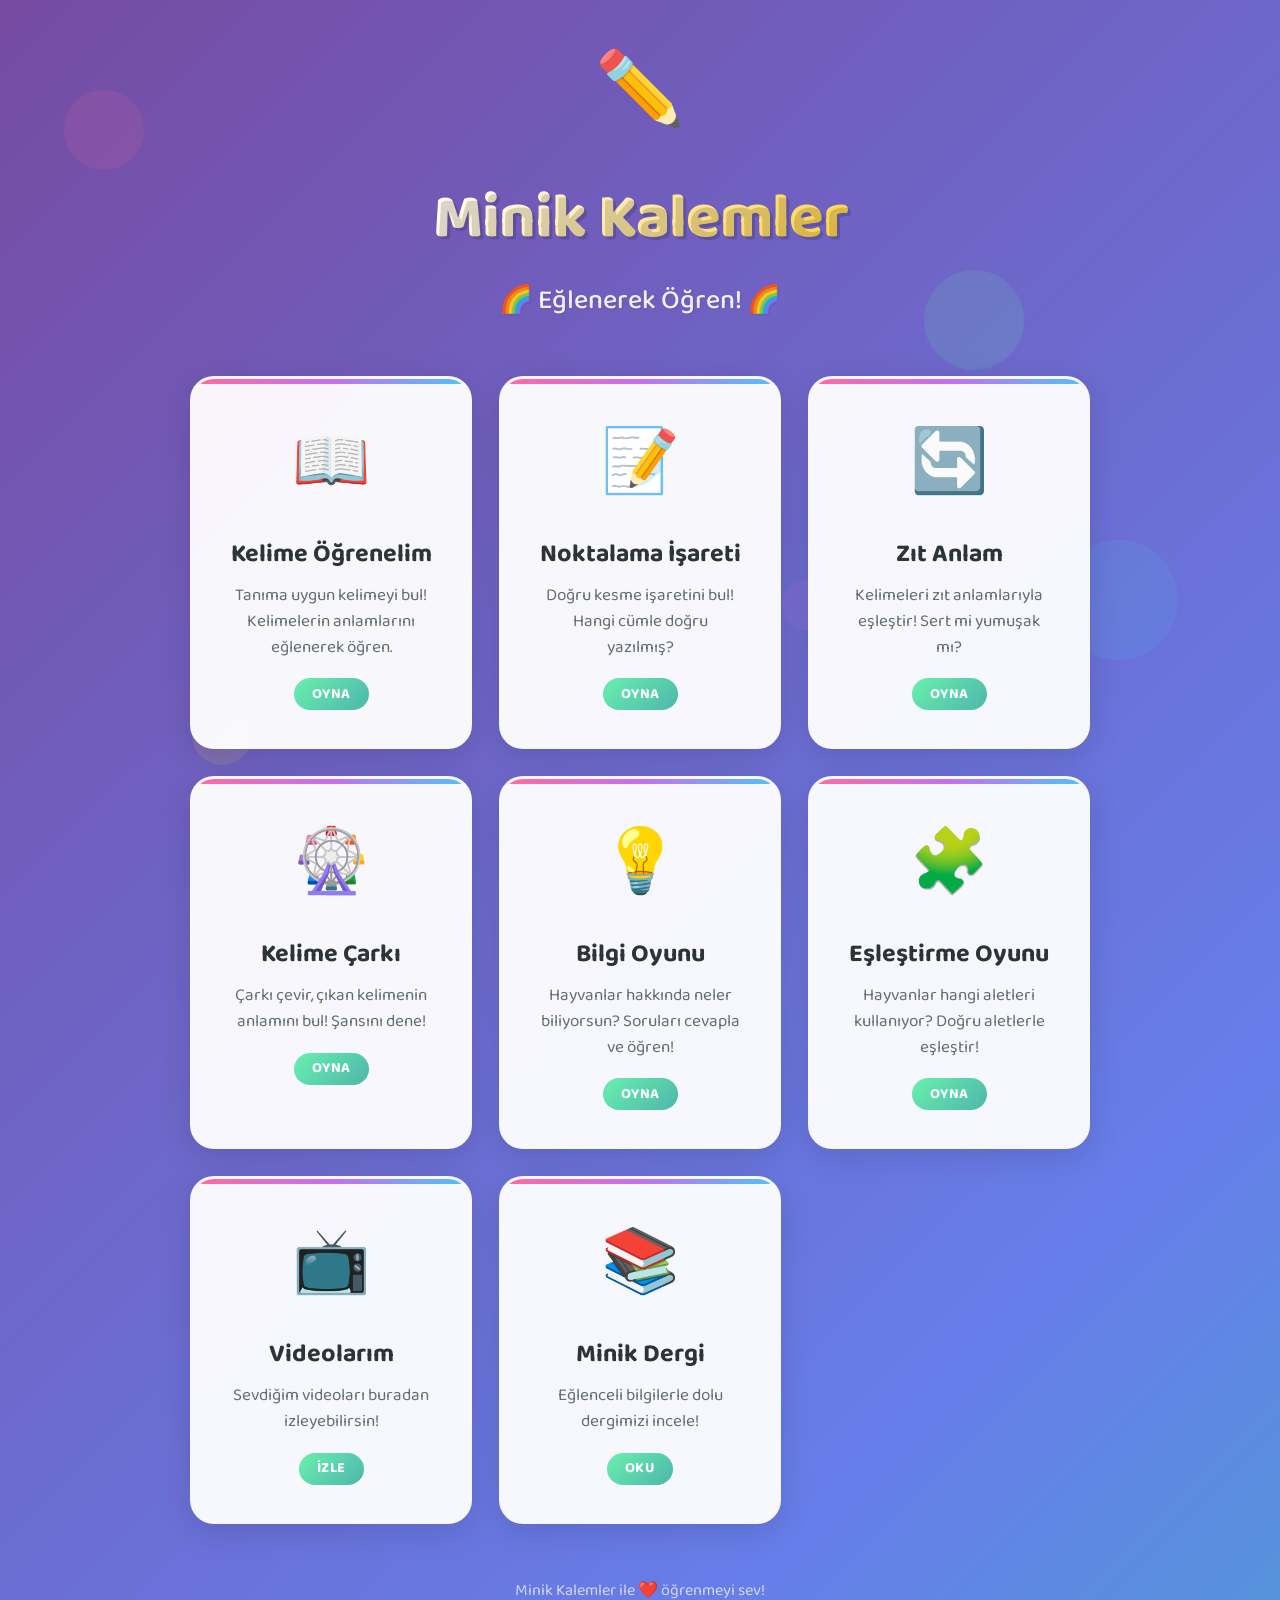
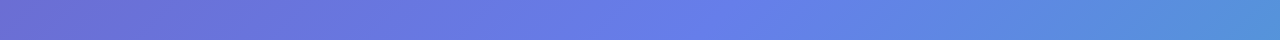
<file: index.html>
<!DOCTYPE html>
<html lang="tr">

<head>
  <meta charset="UTF-8">
  <meta name="viewport" content="width=device-width, initial-scale=1.0">
  <meta name="description"
    content="Minik Kalemler - İlkokul çocukları için eğlenceli ve eğitici oyunlar platformu. Eğlenerek öğren!">
  <title>Minik Kalemler - Eğlenerek Öğren!</title>
  <link rel="icon" type="image/x-icon" href="favicon.ico">
  <link rel="stylesheet" href="css/common.css">
  <link rel="stylesheet" href="css/home.css">
</head>

<body class="animated-bg">
  <div class="floating-shapes">
    <div class="shape"></div>
    <div class="shape"></div>
    <div class="shape"></div>
    <div class="shape"></div>
    <div class="shape"></div>
  </div>
  <main class="home-page">
    <section class="hero">
      <span class="hero-emoji">✏️</span>
      <h1 class="hero-title">Minik Kalemler</h1>
      <p class="hero-subtitle">🌈 Eğlenerek Öğren! 🌈</p>
    </section>
    <section class="games-grid" id="games-grid">
      <a href="kelime-ogretimi.html" class="game-card" id="game-kelime-ogretimi">
        <span class="game-card-emoji">📖</span>
        <h2 class="game-card-title">Kelime Öğrenelim</h2>
        <p class="game-card-desc">Tanıma uygun kelimeyi bul! Kelimelerin anlamlarını eğlenerek öğren.</p>
        <span class="game-card-badge badge-active">Oyna</span>
      </a>
      <a href="noktalama-isareti.html" class="game-card" id="game-noktalama-isareti">
        <span class="game-card-emoji">📝</span>
        <h2 class="game-card-title">Noktalama İşareti</h2>
        <p class="game-card-desc">Doğru kesme işaretini bul! Hangi cümle doğru yazılmış?</p>
        <span class="game-card-badge badge-active">Oyna</span>
      </a>
      <a href="zit-anlam.html" class="game-card" id="game-zit-anlam">
        <span class="game-card-emoji">🔄</span>
        <h2 class="game-card-title">Zıt Anlam</h2>
        <p class="game-card-desc">Kelimeleri zıt anlamlarıyla eşleştir! Sert mi yumuşak mı?</p>
        <span class="game-card-badge badge-active">Oyna</span>
      </a>
      <a href="cark.html" class="game-card" id="game-cark">
        <span class="game-card-emoji">🎡</span>
        <h2 class="game-card-title">Kelime Çarkı</h2>
        <p class="game-card-desc">Çarkı çevir, çıkan kelimenin anlamını bul! Şansını dene!</p>
        <span class="game-card-badge badge-active">Oyna</span>
      </a>
      <a href="bilgi-oyunu.html" class="game-card" id="game-bilgi-oyunu">
        <span class="game-card-emoji">💡</span>
        <h2 class="game-card-title">Bilgi Oyunu</h2>
        <p class="game-card-desc">Hayvanlar hakkında neler biliyorsun? Soruları cevapla ve öğren!</p>
        <span class="game-card-badge badge-active">Oyna</span>
      </a>
      <a href="eslestirme-oyunu.html" class="game-card" id="game-eslestirme">
        <span class="game-card-emoji">🧩</span>
        <h2 class="game-card-title">Eşleştirme Oyunu</h2>
        <p class="game-card-desc">Hayvanlar hangi aletleri kullanıyor? Doğru aletlerle eşleştir!</p>
        <span class="game-card-badge badge-active">Oyna</span>
      </a>
      <a href="videolar.html" class="game-card" id="game-videolar">
        <span class="game-card-emoji">📺</span>
        <h2 class="game-card-title">Videolarım</h2>
        <p class="game-card-desc">Sevdiğim videoları buradan izleyebilirsin!</p>
        <span class="game-card-badge badge-active">İzle</span>
      </a>
      <a href="dergi.html" class="game-card" id="game-dergi">
        <span class="game-card-emoji">📚</span>
        <h2 class="game-card-title">Minik Dergi</h2>
        <p class="game-card-desc">Eğlenceli bilgilerle dolu dergimizi incele!</p>
        <span class="game-card-badge badge-active">Oku</span>
      </a>
    </section>
    <footer class="home-footer">
      <p>Minik Kalemler ile <span>❤️</span> öğrenmeyi sev!</p>
    </footer>
  </main>
</body>

</html>
</file>
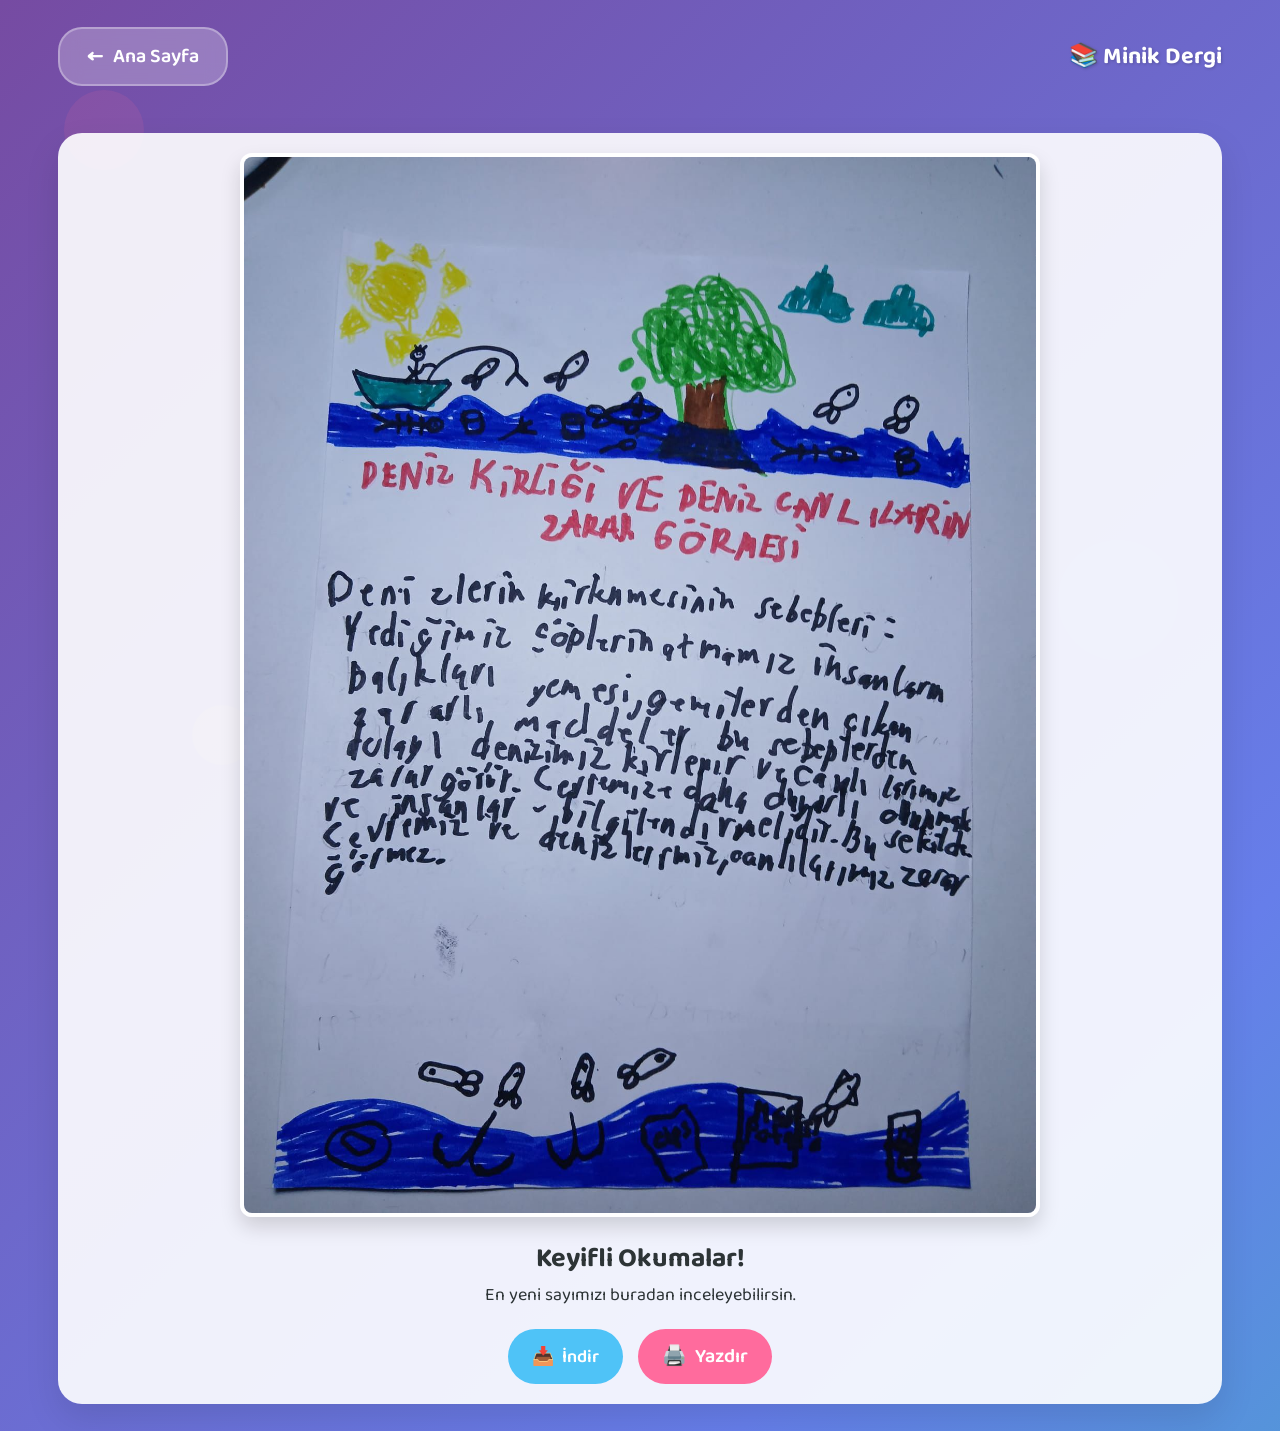
<file: dergi.html>
<!DOCTYPE html>
<html lang="tr">

<head>
  <meta charset="UTF-8">
  <meta name="viewport" content="width=device-width, initial-scale=1.0">
  <title>Minik Dergi - Minik Kalemler</title>
  <link rel="icon" type="image/x-icon" href="favicon.ico">
  <link rel="stylesheet" href="css/common.css">
  <link rel="stylesheet" href="css/game.css">
  <link rel="stylesheet" href="css/modules.css">
  <style>
    .magazine-container {
      display: flex;
      flex-direction: column;
      align-items: center;
      gap: 20px;
      padding: 20px;
      background: rgba(255, 255, 255, 0.9);
      border-radius: 24px;
      box-shadow: 0 15px 35px rgba(0, 0, 0, 0.1);
      margin-top: 20px;
    }

    .magazine-viewer {
      width: 100%;
      max-width: 800px;
      border-radius: 12px;
      overflow: hidden;
      box-shadow: 0 10px 20px rgba(0, 0, 0, 0.15);
      border: 4px solid #fff;
    }

    .magazine-image {
      width: 100%;
      height: auto;
      display: block;
      transition: transform 0.3s ease;
    }

    .magazine-image:hover {
      transform: scale(1.02);
    }

    .magazine-controls {
      display: flex;
      gap: 15px;
    }

    .btn-action {
      padding: 12px 24px;
      border-radius: 30px;
      font-weight: 600;
      cursor: pointer;
      border: none;
      transition: all 0.2s;
      background: var(--primary-color, #4FC3F7);
      color: white;
      text-decoration: none;
      display: flex;
      align-items: center;
      gap: 8px;
    }

    .btn-action:hover {
      transform: translateY(-2px);
      box-shadow: 0 5px 15px rgba(0, 0, 0, 0.1);
      opacity: 0.9;
    }
  </style>
</head>

<body class="animated-bg">
  <div class="floating-shapes">
    <div class="shape"></div>
    <div class="shape"></div>
    <div class="shape"></div>
    <div class="shape"></div>
    <div class="shape"></div>
  </div>

  <main class="container game-page">
    <div class="game-topbar">
      <a href="index.html" class="btn-back"><span class="arrow">←</span> Ana Sayfa</a>
      <h1 class="game-title">📚 Minik Dergi</h1>
    </div>

    <div class="magazine-container">
      <div class="magazine-viewer">
        <img src="assets/dergi.jpg" alt="Minik Dergi" class="magazine-image">
      </div>
      
      <div class="magazine-info" style="text-align: center;">
        <h2>Keyifli Okumalar!</h2>
        <p>En yeni sayımızı buradan inceleyebilirsin.</p>
      </div>

      <div class="magazine-controls">
        <a href="assets/dergi.jpg" download class="btn-action">
          <span>📥</span> İndir
        </a>
        <button onclick="window.print()" class="btn-action" style="background: #FF6B9D;">
          <span>🖨️</span> Yazdır
        </button>
      </div>
    </div>
  </main>

  <script>
    // Add some simple interaction if needed
    console.log("Magazine page loaded");
  </script>
</body>

</html>
</file>
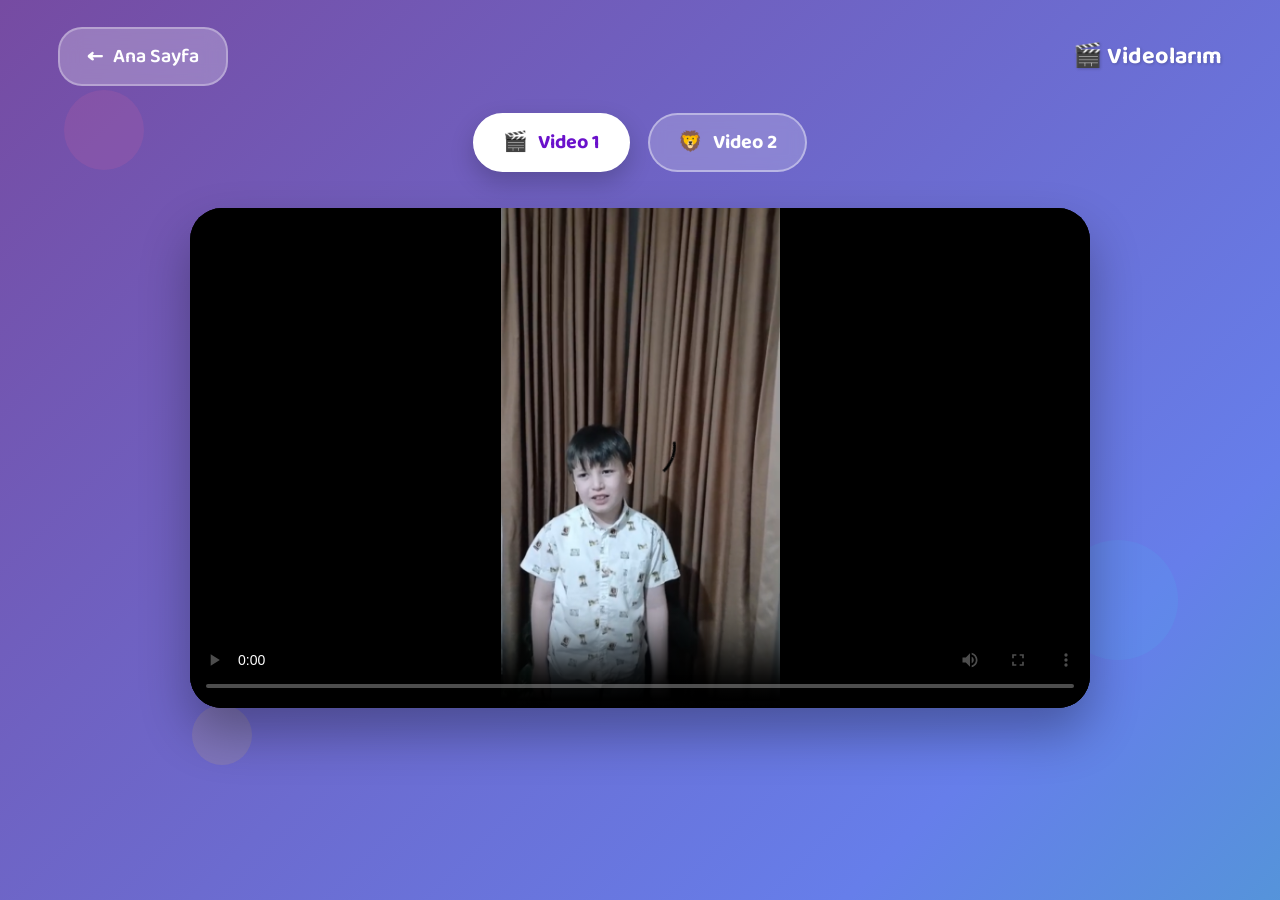
<file: videolar.html>
<!DOCTYPE html>
<html lang="tr">

<head>
  <meta charset="UTF-8">
  <meta name="viewport" content="width=device-width, initial-scale=1.0">
  <title>Videolarım - Minik Kalemler</title>
  <link rel="icon" type="image/x-icon" href="favicon.ico">
  <link rel="stylesheet" href="css/common.css">
  <link rel="stylesheet" href="css/game.css">
  <link rel="stylesheet" href="css/modules.css">
</head>

<body class="animated-bg">
  <div class="floating-shapes">
    <div class="shape"></div>
    <div class="shape"></div>
    <div class="shape"></div>
    <div class="shape"></div>
    <div class="shape"></div>
  </div>

  <main class="container game-page">
    <div class="game-topbar">
      <a href="index.html" class="btn-back"><span class="arrow">←</span> Ana Sayfa</a>
      <h1 class="game-title">🎬 Videolarım</h1>
    </div>

    <div class="tabs-container" id="tabs-container">
      <!-- Tabs will be injected here -->
    </div>

    <div class="video-player-container" id="video-area">
      <!-- Video content will be injected here -->
    </div>
  </main>

  <script src="js/videos.js"></script>
</body>

</html>
</file>
<file: css/common.css>
/* ============================================
   Minik Kalemler - Common Styles
   Shared across all pages
   ============================================ */

@import url('https://fonts.googleapis.com/css2?family=Baloo+2:wght@400;500;600;700;800&display=swap');

/* --- CSS Custom Properties --- */
:root {
  /* Primary palette - vibrant, child-friendly */
  --color-pink: #FF6B9D;
  --color-purple: #C471ED;
  --color-blue: #4FC3F7;
  --color-green: #69F0AE;
  --color-yellow: #FFD54F;
  --color-orange: #FFB74D;
  --color-red: #FF5252;
  --color-teal: #4DB6AC;

  /* Pastel variants */
  --pastel-pink: #FFD6E7;
  --pastel-purple: #E8D5F5;
  --pastel-blue: #D4F0FF;
  --pastel-green: #D5FFE8;
  --pastel-yellow: #FFF8D4;
  --pastel-orange: #FFE8CC;

  /* UI colors */
  --bg-gradient-start: #667eea;
  --bg-gradient-end: #764ba2;
  --card-bg: rgba(255, 255, 255, 0.95);
  --card-shadow: 0 8px 32px rgba(0, 0, 0, 0.12);
  --text-primary: #2D3436;
  --text-secondary: #636E72;
  --text-light: #ffffff;

  /* Correct/Wrong colors */
  --correct-bg: #4CAF50;
  --correct-glow: rgba(76, 175, 80, 0.4);
  --wrong-bg: #FF5252;
  --wrong-glow: rgba(255, 82, 82, 0.4);

  /* Spacing */
  --spacing-xs: 0.25rem;
  --spacing-sm: 0.5rem;
  --spacing-md: 1rem;
  --spacing-lg: 1.5rem;
  --spacing-xl: 2rem;
  --spacing-2xl: 3rem;

  /* Border radius */
  --radius-sm: 8px;
  --radius-md: 16px;
  --radius-lg: 24px;
  --radius-xl: 32px;
  --radius-full: 50%;

  /* Transitions */
  --transition-fast: 0.2s ease;
  --transition-normal: 0.3s ease;
  --transition-slow: 0.5s ease;
}

/* --- Reset & Base --- */
*,
*::before,
*::after {
  margin: 0;
  padding: 0;
  box-sizing: border-box;
}

html {
  font-size: 18px;
  scroll-behavior: smooth;
}

body {
  font-family: 'Baloo 2', cursive, sans-serif;
  color: var(--text-primary);
  min-height: 100vh;
  overflow-x: hidden;
  -webkit-font-smoothing: antialiased;
  -moz-osx-font-smoothing: grayscale;
  line-height: 1.6;
}

a {
  text-decoration: none;
  color: inherit;
}

button {
  font-family: 'Baloo 2', cursive, sans-serif;
  cursor: pointer;
  border: none;
  outline: none;
  font-size: 1.1rem;
}

img {
  max-width: 100%;
  height: auto;
}

/* --- Utility Classes --- */
.container {
  width: 100%;
  max-width: 1200px;
  margin: 0 auto;
  padding: 0 var(--spacing-md);
}

.text-center {
  text-align: center;
}

/* --- Animated Background --- */
.animated-bg {
  background: linear-gradient(-45deg, #ee7752, #e73c7e, #23a6d5, #23d5ab, #667eea, #764ba2);
  background-size: 400% 400%;
  animation: gradientShift 15s ease infinite;
}

@keyframes gradientShift {
  0% { background-position: 0% 50%; }
  50% { background-position: 100% 50%; }
  100% { background-position: 0% 50%; }
}

/* --- Floating decorative shapes --- */
.floating-shapes {
  position: fixed;
  top: 0;
  left: 0;
  width: 100%;
  height: 100%;
  pointer-events: none;
  z-index: 0;
  overflow: hidden;
}

.floating-shapes .shape {
  position: absolute;
  border-radius: var(--radius-full);
  opacity: 0.12;
  animation: float 20s infinite ease-in-out;
}

.floating-shapes .shape:nth-child(1) {
  width: 80px;
  height: 80px;
  background: var(--color-pink);
  top: 10%;
  left: 5%;
  animation-delay: 0s;
  animation-duration: 18s;
}

.floating-shapes .shape:nth-child(2) {
  width: 120px;
  height: 120px;
  background: var(--color-blue);
  top: 60%;
  right: 8%;
  animation-delay: -3s;
  animation-duration: 22s;
}

.floating-shapes .shape:nth-child(3) {
  width: 60px;
  height: 60px;
  background: var(--color-yellow);
  bottom: 15%;
  left: 15%;
  animation-delay: -6s;
  animation-duration: 16s;
}

.floating-shapes .shape:nth-child(4) {
  width: 100px;
  height: 100px;
  background: var(--color-green);
  top: 30%;
  right: 20%;
  animation-delay: -9s;
  animation-duration: 25s;
}

.floating-shapes .shape:nth-child(5) {
  width: 50px;
  height: 50px;
  background: var(--color-purple);
  bottom: 30%;
  right: 35%;
  animation-delay: -12s;
  animation-duration: 20s;
}

@keyframes float {
  0%, 100% { transform: translate(0, 0) rotate(0deg) scale(1); }
  25% { transform: translate(30px, -40px) rotate(90deg) scale(1.1); }
  50% { transform: translate(-20px, 20px) rotate(180deg) scale(0.9); }
  75% { transform: translate(15px, 35px) rotate(270deg) scale(1.05); }
}

/* --- Back to Home Button --- */
.btn-back {
  display: inline-flex;
  align-items: center;
  gap: var(--spacing-sm);
  padding: var(--spacing-sm) var(--spacing-lg);
  background: rgba(255, 255, 255, 0.25);
  backdrop-filter: blur(10px);
  border-radius: var(--radius-lg);
  color: var(--text-light);
  font-size: 1.1rem;
  font-weight: 600;
  transition: var(--transition-normal);
  border: 2px solid rgba(255, 255, 255, 0.3);
}

.btn-back:hover {
  background: rgba(255, 255, 255, 0.4);
  transform: translateX(-4px);
}

.btn-back .arrow {
  font-size: 1.3rem;
  transition: var(--transition-fast);
}

.btn-back:hover .arrow {
  transform: translateX(-4px);
}

/* --- Responsive --- */
@media (max-width: 600px) {
  html {
    font-size: 16px;
  }
  
  .container {
    padding: 0 var(--spacing-sm);
  }
}
</file>
<file: css/home.css>
/* ============================================
   Minik Kalemler - Homepage Styles
   ============================================ */

.home-page {
  min-height: 100vh;
  display: flex;
  flex-direction: column;
  align-items: center;
  justify-content: center;
  padding: var(--spacing-xl) var(--spacing-md);
  position: relative;
}

/* --- Hero Section --- */
.hero {
  text-align: center;
  margin-bottom: var(--spacing-2xl);
  position: relative;
  z-index: 1;
}

.hero-emoji {
  font-size: 4rem;
  display: block;
  margin-bottom: var(--spacing-md);
  animation: bounce 2s ease infinite;
}

@keyframes bounce {
  0%, 100% { transform: translateY(0); }
  50% { transform: translateY(-12px); }
}

.hero-title {
  font-size: 3.5rem;
  font-weight: 800;
  color: var(--text-light);
  text-shadow: 3px 3px 0px rgba(0,0,0,0.15);
  margin-bottom: var(--spacing-sm);
  letter-spacing: -1px;
  background: linear-gradient(135deg, #fff 0%, #FFD54F 50%, #fff 100%);
  background-size: 200% auto;
  -webkit-background-clip: text;
  -webkit-text-fill-color: transparent;
  background-clip: text;
  animation: shimmer 3s ease-in-out infinite;
}

@keyframes shimmer {
  0%, 100% { background-position: 0% center; }
  50% { background-position: 200% center; }
}

.hero-subtitle {
  font-size: 1.5rem;
  font-weight: 500;
  color: rgba(255,255,255,0.9);
  text-shadow: 1px 1px 2px rgba(0,0,0,0.1);
}

/* --- Games Grid --- */
.games-grid {
  display: grid;
  grid-template-columns: repeat(auto-fill, minmax(260px, 1fr));
  gap: var(--spacing-lg);
  width: 100%;
  max-width: 900px;
  position: relative;
  z-index: 1;
}

/* --- Game Card --- */
.game-card {
  background: var(--card-bg);
  border-radius: var(--radius-lg);
  padding: var(--spacing-xl);
  text-align: center;
  box-shadow: var(--card-shadow);
  transition: var(--transition-normal);
  position: relative;
  overflow: hidden;
  cursor: pointer;
  border: 3px solid transparent;
}

.game-card::before {
  content: '';
  position: absolute;
  top: 0; left: 0; right: 0;
  height: 5px;
  background: linear-gradient(90deg, var(--color-pink), var(--color-purple), var(--color-blue));
}

.game-card:hover {
  transform: translateY(-8px) scale(1.02);
  box-shadow: 0 16px 48px rgba(0,0,0,0.18);
  border-color: var(--color-purple);
}

.game-card-emoji {
  font-size: 3.5rem;
  display: block;
  margin-bottom: var(--spacing-md);
  transition: var(--transition-normal);
}

.game-card:hover .game-card-emoji {
  transform: scale(1.15) rotate(-5deg);
}

.game-card-title {
  font-size: 1.4rem;
  font-weight: 700;
  color: var(--text-primary);
  margin-bottom: var(--spacing-sm);
}

.game-card-desc {
  font-size: 0.95rem;
  color: var(--text-secondary);
  line-height: 1.5;
  margin-bottom: var(--spacing-md);
}

.game-card-badge {
  display: inline-block;
  padding: var(--spacing-xs) var(--spacing-md);
  border-radius: var(--radius-lg);
  font-size: 0.8rem;
  font-weight: 700;
  text-transform: uppercase;
  letter-spacing: 0.5px;
}

.badge-active {
  background: linear-gradient(135deg, var(--color-green), var(--color-teal));
  color: white;
}

.badge-soon {
  background: linear-gradient(135deg, var(--pastel-purple), var(--pastel-pink));
  color: var(--color-purple);
}

.game-card.coming-soon {
  opacity: 0.65;
  cursor: default;
}

.game-card.coming-soon:hover {
  transform: translateY(-4px) scale(1.01);
  border-color: transparent;
  box-shadow: var(--card-shadow);
}

/* --- Footer --- */
.home-footer {
  margin-top: var(--spacing-2xl);
  text-align: center;
  color: rgba(255,255,255,0.7);
  font-size: 0.9rem;
  position: relative;
  z-index: 1;
}

.home-footer span { color: var(--color-pink); }

/* --- Responsive --- */
@media (max-width: 600px) {
  .hero-title { font-size: 2.5rem; }
  .hero-subtitle { font-size: 1.15rem; }
  .hero-emoji { font-size: 3rem; }
  .games-grid { grid-template-columns: 1fr; }
  .game-card { padding: var(--spacing-lg); }
}
</file>
<file: css/game.css>
/* ============================================
   Minik Kalemler - Game Page Styles
   ============================================ */

.game-page {
  min-height: 100vh;
  display: flex;
  flex-direction: column;
  padding: var(--spacing-lg) var(--spacing-md);
  position: relative;
}

/* --- Top Bar --- */
.game-topbar {
  display: flex;
  align-items: center;
  justify-content: space-between;
  margin-bottom: var(--spacing-lg);
  position: relative;
  z-index: 2;
}

.game-title {
  font-size: 1.3rem;
  font-weight: 700;
  color: var(--text-light);
  text-shadow: 1px 1px 3px rgba(0,0,0,0.2);
}

/* --- Progress Section --- */
.progress-section {
  position: relative;
  z-index: 2;
  margin-bottom: var(--spacing-xl);
}

.progress-info {
  display: flex;
  justify-content: space-between;
  align-items: center;
  margin-bottom: var(--spacing-sm);
}

.progress-label {
  font-size: 1rem;
  font-weight: 600;
  color: var(--text-light);
}

.progress-stars {
  display: flex;
  gap: 4px;
  font-size: 1.2rem;
}

.progress-stars .star {
  opacity: 0.3;
  transition: var(--transition-normal);
  filter: grayscale(1);
}

.progress-stars .star.earned {
  opacity: 1;
  filter: grayscale(0);
  animation: starPop 0.4s ease;
}

@keyframes starPop {
  0% { transform: scale(0); }
  50% { transform: scale(1.4); }
  100% { transform: scale(1); }
}

.progress-track {
  width: 100%;
  height: 20px;
  background: rgba(255,255,255,0.25);
  border-radius: var(--radius-lg);
  overflow: hidden;
  backdrop-filter: blur(5px);
  border: 2px solid rgba(255,255,255,0.3);
}

.progress-fill {
  height: 100%;
  width: 0%;
  border-radius: var(--radius-lg);
  background: linear-gradient(90deg, var(--color-green), var(--color-teal), var(--color-blue));
  transition: width 0.6s cubic-bezier(0.34, 1.56, 0.64, 1);
  position: relative;
  overflow: hidden;
}

.progress-fill::after {
  content: '';
  position: absolute;
  top: 0; left: -100%; right: 0; bottom: 0;
  background: linear-gradient(90deg, transparent, rgba(255,255,255,0.3), transparent);
  animation: progressShine 2s ease-in-out infinite;
}

@keyframes progressShine {
  0% { left: -100%; }
  100% { left: 200%; }
}

/* --- Question Card --- */
.question-area {
  flex: 1;
  display: flex;
  flex-direction: column;
  align-items: center;
  justify-content: center;
  position: relative;
  z-index: 2;
}

.question-card {
  background: var(--card-bg);
  border-radius: var(--radius-lg);
  padding: var(--spacing-xl) var(--spacing-2xl);
  text-align: center;
  box-shadow: var(--card-shadow);
  max-width: 700px;
  width: 100%;
  animation: cardEnter 0.5s ease;
  position: relative;
  overflow: hidden;
}

.question-card::before {
  content: '';
  position: absolute;
  top: 0; left: 0; right: 0;
  height: 6px;
  background: linear-gradient(90deg, var(--color-orange), var(--color-pink), var(--color-purple));
}

@keyframes cardEnter {
  0% { opacity: 0; transform: translateY(30px) scale(0.95); }
  100% { opacity: 1; transform: translateY(0) scale(1); }
}

.question-number {
  display: inline-block;
  background: linear-gradient(135deg, var(--color-purple), var(--color-pink));
  color: white;
  font-size: 0.9rem;
  font-weight: 700;
  padding: var(--spacing-xs) var(--spacing-md);
  border-radius: var(--radius-lg);
  margin-bottom: var(--spacing-lg);
}

.question-text {
  font-size: 1.45rem;
  font-weight: 600;
  color: var(--text-primary);
  line-height: 1.6;
  margin-bottom: var(--spacing-xl);
}

.question-emoji {
  font-size: 2.5rem;
  margin-bottom: var(--spacing-md);
  display: block;
}

/* --- Options --- */
.options-container {
  display: flex;
  flex-direction: column;
  gap: var(--spacing-md);
  width: 100%;
}

.option-btn {
  width: 100%;
  padding: var(--spacing-md) var(--spacing-xl);
  font-size: 1.1rem;
  font-weight: 700;
  border-radius: var(--radius-md);
  transition: all 0.3s cubic-bezier(0.34, 1.56, 0.64, 1);
  position: relative;
  overflow: hidden;
  color: var(--text-primary);
  border: 3px solid transparent;
  letter-spacing: 0.5px;
  display: flex;
  align-items: center;
  gap: var(--spacing-lg);
  text-align: left;
}

.option-emoji {
  font-size: 2.2rem;
  flex-shrink: 0;
  background: rgba(255,255,255,0.4);
  width: 60px;
  height: 60px;
  display: flex;
  align-items: center;
  justify-content: center;
  border-radius: var(--radius-md);
  box-shadow: inset 0 0 10px rgba(0,0,0,0.05);
}

.option-text-span {
  flex: 1;
  line-height: 1.4;
}

.option-btn:nth-child(1) {
  background: var(--pastel-pink);
  border-color: var(--color-pink);
}
.option-btn:nth-child(2) {
  background: var(--pastel-blue);
  border-color: var(--color-blue);
}
.option-btn:nth-child(3) {
  background: var(--pastel-yellow);
  border-color: var(--color-orange);
}

.option-btn:hover:not(.disabled) {
  transform: scale(1.04);
  box-shadow: 0 6px 20px rgba(0,0,0,0.15);
}

.option-btn:active:not(.disabled) {
  transform: scale(0.98);
}

.option-btn.correct {
  background: var(--correct-bg) !important;
  border-color: var(--correct-bg) !important;
  color: white !important;
  transform: scale(1.08);
  box-shadow: 0 8px 30px var(--correct-glow);
}

.option-btn.wrong {
  background: var(--wrong-bg) !important;
  border-color: var(--wrong-bg) !important;
  color: white !important;
  animation: shake 0.5s ease;
}

.option-btn.disabled {
  pointer-events: none;
  opacity: 0.7;
}

.option-btn.reveal-correct {
  background: var(--correct-bg) !important;
  border-color: var(--correct-bg) !important;
  color: white !important;
  opacity: 1 !important;
}

@keyframes shake {
  0%, 100% { transform: translateX(0); }
  20% { transform: translateX(-10px); }
  40% { transform: translateX(10px); }
  60% { transform: translateX(-6px); }
  80% { transform: translateX(6px); }
}

/* --- Completion Screen (Modal) --- */
.completion-screen {
  display: none;
  position: fixed;
  top: 0;
  left: 0;
  right: 0;
  bottom: 0;
  background: rgba(0, 0, 0, 0.4);
  backdrop-filter: blur(10px);
  z-index: 1000;
  align-items: center;
  justify-content: center;
  padding: var(--spacing-md);
  text-align: center;
}

.completion-screen.active {
  display: flex;
  animation: cardEnter 0.6s ease;
}

.completion-card {
  background: var(--card-bg);
  border-radius: var(--radius-xl);
  padding: var(--spacing-2xl);
  box-shadow: var(--card-shadow);
  max-width: 500px;
  width: 100%;
}

.completion-emoji {
  font-size: 5rem;
  display: block;
  margin-bottom: var(--spacing-md);
  animation: bounce 1.5s ease infinite;
}

.completion-title {
  font-size: 2rem;
  font-weight: 800;
  color: var(--text-primary);
  margin-bottom: var(--spacing-sm);
}

.completion-msg {
  font-size: 1.1rem;
  color: var(--text-secondary);
  margin-bottom: var(--spacing-xl);
  line-height: 1.6;
}

.completion-score {
  font-size: 1.3rem;
  font-weight: 700;
  color: var(--color-purple);
  margin-bottom: var(--spacing-xl);
}

.btn-restart, .btn-home {
  display: inline-flex;
  align-items: center;
  gap: var(--spacing-sm);
  padding: var(--spacing-md) var(--spacing-xl);
  border-radius: var(--radius-lg);
  font-size: 1.1rem;
  font-weight: 700;
  transition: var(--transition-normal);
  margin: var(--spacing-xs);
}

.btn-restart {
  background: linear-gradient(135deg, var(--color-purple), var(--color-pink));
  color: white;
}

.btn-restart:hover {
  transform: scale(1.05);
  box-shadow: 0 6px 20px rgba(196,113,237,0.4);
}

.btn-home {
  background: rgba(255,255,255,0.8);
  color: var(--text-primary);
  border: 2px solid var(--color-purple);
}

.btn-home:hover {
  background: var(--pastel-purple);
  transform: scale(1.05);
}

/* --- Responsive --- */
@media (max-width: 600px) {
  .question-card {
    padding: var(--spacing-lg);
  }
  .question-text { font-size: 1.15rem; }
  .option-btn { font-size: 1.05rem; padding: var(--spacing-md); }
  .game-title { font-size: 1rem; }
  .completion-card { padding: var(--spacing-xl); }
  .completion-emoji { font-size: 3.5rem; }
  .completion-title { font-size: 1.5rem; }
}
</file>
<file: css/modules.css>
/* ============================================
   Minik Kalemler - Module Specific Styles
   ============================================ */

/* --- Quiz Game Styles --- */
.quiz-container {
  max-width: 800px;
  margin: var(--spacing-xl) auto;
  padding: var(--spacing-lg);
  background: var(--card-bg);
  backdrop-filter: blur(15px);
  border-radius: var(--radius-xl);
  box-shadow: var(--card-shadow);
  text-align: center;
  position: relative;
  z-index: 1;
}

.progress-wrapper {
  width: 100%;
  height: 12px;
  background: var(--pastel-blue);
  border-radius: var(--radius-full);
  margin-bottom: var(--spacing-xl);
  overflow: hidden;
  border: 2px solid rgba(255, 255, 255, 0.5);
}

.progress-bar {
  height: 100%;
  width: 0%;
  background: linear-gradient(90deg, var(--color-blue), var(--color-purple));
  transition: width 0.5s cubic-bezier(0.4, 0, 0.2, 1);
}

.question-text {
  font-size: 1.8rem;
  color: var(--text-primary);
  margin-bottom: var(--spacing-xl);
  font-weight: 700;
}

.options-grid {
  display: grid;
  grid-template-columns: 1fr 1fr;
  gap: var(--spacing-lg);
  margin-bottom: var(--spacing-lg);
}

.option-btn {
  padding: var(--spacing-md) var(--spacing-lg);
  border-radius: var(--radius-lg);
  background: white;
  border: 3px solid var(--pastel-purple);
  font-size: 1.3rem;
  font-weight: 700;
  color: var(--text-primary);
  transition: all 0.3s cubic-bezier(0.175, 0.885, 0.32, 1.275);
  box-shadow: 0 4px 0 var(--pastel-purple);
  display: flex;
  align-items: center;
  gap: var(--spacing-lg);
  text-align: left;
}

.option-emoji {
  font-size: 2.5rem;
  flex-shrink: 0;
  background: var(--pastel-blue);
  width: 60px;
  height: 60px;
  display: flex;
  align-items: center;
  justify-content: center;
  border-radius: var(--radius-md);
}

.option-text-span {
  flex: 1;
  line-height: 1.4;
}

.option-btn.image-only-option {
  justify-content: center;
  padding: var(--spacing-lg);
  min-height: 150px;
}

.option-emoji.large-emoji {
  font-size: 5rem;
  width: 120px;
  height: 120px;
  background: transparent;
  box-shadow: none;
}

.option-btn:hover {
  transform: translateY(-5px);
  border-color: var(--color-purple);
  box-shadow: 0 9px 0 var(--pastel-purple);
}

.option-btn:active {
  transform: translateY(0);
  box-shadow: none;
}

.option-btn.correct {
  background-color: var(--color-green);
  border-color: #45d08e;
  color: white;
  box-shadow: 0 4px 0 #3bb37a;
}

.option-btn.wrong {
  background-color: var(--color-red);
  border-color: #e64a4a;
  color: white;
  box-shadow: 0 4px 0 #cc4141;
  animation: shake 0.5s ease-in-out;
}

@keyframes shake {

  0%,
  100% {
    transform: translateX(0);
  }

  25% {
    transform: translateX(-10px);
  }

  50% {
    transform: translateX(10px);
  }

  75% {
    transform: translateX(-10px);
  }
}

/* --- Matching Game Styles --- */
.matching-game {
  display: flex;
  justify-content: space-between;
  /* Balanced centering */
  align-items: flex-start;
  gap: var(--spacing-2xl);
  /* Large gap in the middle */
  margin: var(--spacing-lg) auto;
  padding: var(--spacing-md);
  width: 100%;
  max-width: 1200px;
}

.matching-column {
  display: flex;
  flex-direction: column;
  gap: var(--spacing-lg);
  align-items: center;
  /* Center items within columns */
  flex: 1;
  max-width: 250px;
}

.match-item {
  background: white;
  padding: var(--spacing-md);
  border-radius: var(--radius-lg);
  box-shadow: var(--card-shadow);
  display: flex;
  flex-direction: column;
  align-items: center;
  justify-content: center;
  gap: var(--spacing-xs);
  cursor: grab;
  transition: all 0.3s cubic-bezier(0.175, 0.885, 0.32, 1.275);
  border: 3px solid transparent;
  user-select: none;
  aspect-ratio: 1 / 1;
  width: 100%;
  max-width: 160px;
  text-align: center;
  position: relative;
}

.match-item:hover {
  transform: translateY(-5px);
  border-color: var(--color-blue);
}

.match-item div {
  font-size: 3.5rem;
  line-height: 1;
}

.match-item span {
  font-weight: 700;
  color: var(--text-primary);
  font-size: 1.2rem;
}

.match-item.dragging {
  opacity: 0.5;
  cursor: grabbing;
  border: 2px dashed var(--color-purple);
}

.match-item.matched {
  background: var(--color-green);
  border-color: #2e7d32;
  /* Darker green border */
  color: white;
  cursor: default;
  pointer-events: none;
  transform: scale(0.9);
  /* Scale down to show it's "locked" */
  box-shadow: 0 4px 15px var(--correct-glow);
  opacity: 0.9;
}

.match-item.matched span {
  color: white;
}

.match-item.matched::after {
  content: '✅';
  position: absolute;
  top: -10px;
  right: -10px;
  font-size: 1.8rem;
  background: white;
  border-radius: 50%;
  width: 35px;
  height: 35px;
  display: flex;
  align-items: center;
  justify-content: center;
  box-shadow: 0 2px 10px rgba(0, 0, 0, 0.2);
}

.match-item.wrong {
  animation: shake 0.5s ease-in-out;
  border-color: var(--color-red);
}

/* --- Video Page Styles --- */
.tabs-container {
  display: flex;
  justify-content: center;
  gap: var(--spacing-md);
  margin-bottom: var(--spacing-xl);
  flex-wrap: wrap;
}

.tab-btn {
  padding: 12px 28px;
  border-radius: 50px;
  background: rgba(255, 255, 255, 0.2);
  backdrop-filter: blur(8px);
  -webkit-backdrop-filter: blur(8px);
  color: white;
  font-weight: 700;
  border: 2px solid rgba(255, 255, 255, 0.4);
  transition: all 0.3s ease;
  cursor: pointer;
  font-size: 1.1rem;
  display: flex;
  align-items: center;
  gap: 10px;
}

.tab-btn:hover {
  background: rgba(255, 255, 255, 0.3);
  transform: translateY(-2px);
}

.tab-btn.active {
  background: white;
  color: #6a11cb;
  border-color: white;
  box-shadow: 0 10px 25px rgba(0, 0, 0, 0.2);
}

.video-player-container {
  border-radius: var(--radius-xl);
  width: 100%;
  max-width: 900px;
  margin: 0 auto;
  overflow: hidden;
  box-shadow: 0 25px 50px rgba(0, 0, 0, 0.3);
  position: relative;
  /* Fixed height as requested, with responsive fallback */
  height: 500px;
  max-height: 70vh;
  display: flex;
  flex-direction: column;
  background: #000;
}

.video-wrapper {
  background: #000;
  display: flex;
  flex-direction: column;
  height: 100%;
  width: 100%;
}

.video-info {
  padding: 15px 25px;
  background: white;
  border-top: 1px solid #eee;
  text-align: left;
  flex-shrink: 0;
}

.video-info h3 {
  margin: 0;
  color: var(--text-primary);
  font-size: 1.3rem;
  display: flex;
  align-items: center;
  gap: 10px;
}

.video-player-container video {
  flex: 1;
  width: 100%;
  height: 100%;
  display: block;
  background: black;
  object-fit: contain; /* Keeps aspect ratio proper without cropping */
}

.video-placeholder {
  position: absolute;
  top: 0;
  left: 0;
  width: 100%;
  height: 100%;
  display: flex;
  flex-direction: column;
  justify-content: center;
  align-items: center;
  color: white;
  background: linear-gradient(45deg, #1a1a1a, #333);
  text-align: center;
  padding: var(--spacing-lg);
}

.video-placeholder span {
  font-size: 4rem;
  margin-bottom: var(--spacing-md);
}

/* --- Responsive adjustments --- */
@media (max-width: 768px) {
  .question-text {
    font-size: 1.4rem;
  }

  .options-grid {
    grid-template-columns: 1fr;
    gap: var(--spacing-md);
  }

  .option-btn {
    padding: var(--spacing-md);
    font-size: 1.2rem;
  }

  .matching-game {
    width: 95vw;
    /* Use 95% of viewport width */
    max-width: 95%;
    margin-left: auto;
    margin-right: auto;
    padding: var(--spacing-xs);
    gap: var(--spacing-sm);
  }

  .match-item {
    padding: var(--spacing-xs);
    max-width: 140px;
    /* Slightly smaller items for mobile to ensure gap */
  }

  .match-item div {
    font-size: 2.5rem;
  }

  .match-item span {
    font-size: 1rem;
  }

  .tab-btn {
    padding: var(--spacing-sm) var(--spacing-md);
    font-size: 1rem;
  }
}

@media (max-width: 480px) {
  .matching-game {
    gap: var(--spacing-xs);
  }

  .match-item {
    padding: var(--spacing-sm);
  }

  .match-item span {
    font-size: 0.8rem;
  }
}
</file>
